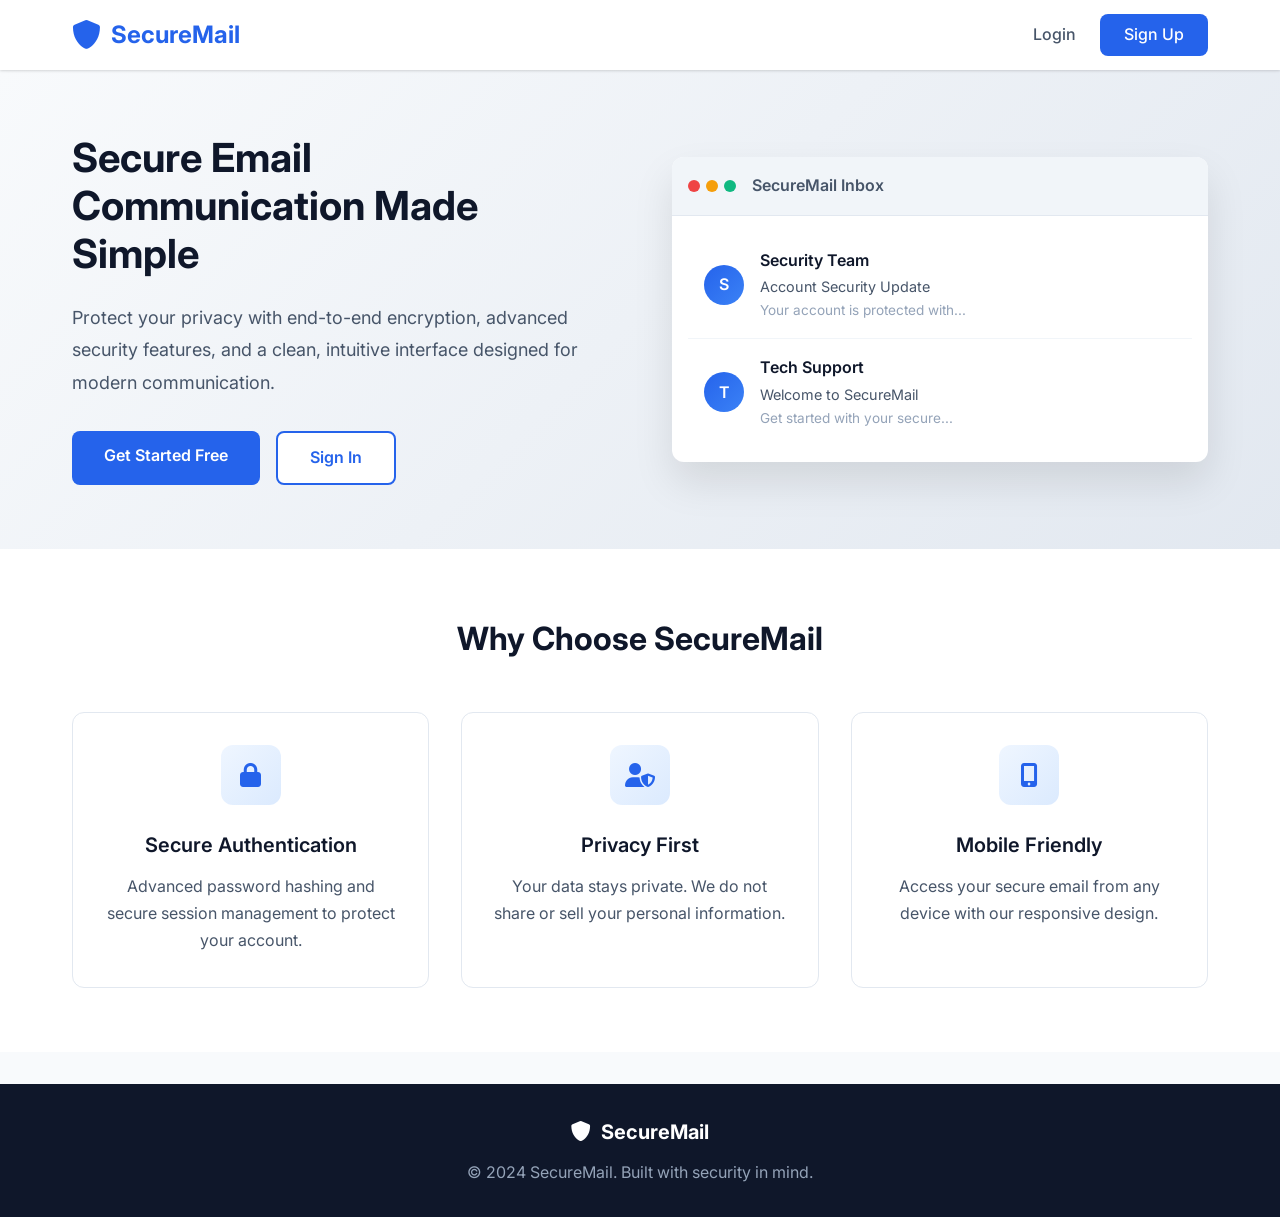
<file: templates/index.html>
<!DOCTYPE html>
<html lang="en">
<head>
    <meta charset="UTF-8">
    <meta name="viewport" content="width=device-width, initial-scale=1.0">
    <title>SecureMail - Secure Email Platform</title>
    <link rel="stylesheet" href="/static/css/style.css">
    <link href="https://fonts.googleapis.com/css2?family=Inter:wght@300;400;500;600;700&display=swap" rel="stylesheet">
    <link rel="stylesheet" href="https://cdnjs.cloudflare.com/ajax/libs/font-awesome/6.0.0/css/all.min.css">
</head>
<body>
    <nav class="navbar">
        <div class="nav-container">
            <div class="nav-logo">
                <i class="fas fa-shield-alt"></i>
                <span>SecureMail</span>
            </div>
            <div class="nav-menu">
                <a href="/login" class="nav-link">Login</a>
                <a href="/signup" class="nav-link nav-button">Sign Up</a>
            </div>
        </div>
    </nav>

    <section class="hero">
        <div class="hero-container">
            <div class="hero-content">
                <h1 class="hero-title">Secure Email Communication Made Simple</h1>
                <p class="hero-subtitle">Protect your privacy with end-to-end encryption, advanced security features, and a clean, intuitive interface designed for modern communication.</p>
                <div class="hero-buttons">
                    <a href="/signup" class="btn btn-primary">Get Started Free</a>
                    <a href="/login" class="btn btn-secondary">Sign In</a>
                </div>
            </div>
            <div class="hero-image">
                <div class="email-mockup">
                    <div class="mockup-header">
                        <div class="mockup-dots">
                            <span></span><span></span><span></span>
                        </div>
                        <span class="mockup-title">SecureMail Inbox</span>
                    </div>
                    <div class="mockup-content">
                        <div class="email-item">
                            <div class="email-avatar">S</div>
                            <div class="email-info">
                                <div class="email-sender">Security Team</div>
                                <div class="email-subject">Account Security Update</div>
                                <div class="email-preview">Your account is protected with...</div>
                            </div>
                        </div>
                        <div class="email-item">
                            <div class="email-avatar">T</div>
                            <div class="email-info">
                                <div class="email-sender">Tech Support</div>
                                <div class="email-subject">Welcome to SecureMail</div>
                                <div class="email-preview">Get started with your secure...</div>
                            </div>
                        </div>
                    </div>
                </div>
            </div>
        </div>
    </section>

    <section class="features">
        <div class="container">
            <h2 class="section-title">Why Choose SecureMail</h2>
            <div class="features-grid">
                <div class="feature-card">
                    <div class="feature-icon">
                        <i class="fas fa-lock"></i>
                    </div>
                    <h3>Secure Authentication</h3>
                    <p>Advanced password hashing and secure session management to protect your account.</p>
                </div>
                <div class="feature-card">
                    <div class="feature-icon">
                        <i class="fas fa-user-shield"></i>
                    </div>
                    <h3>Privacy First</h3>
                    <p>Your data stays private. We do not share or sell your personal information.</p>
                </div>
                <div class="feature-card">
                    <div class="feature-icon">
                        <i class="fas fa-mobile-alt"></i>
                    </div>
                    <h3>Mobile Friendly</h3>
                    <p>Access your secure email from any device with our responsive design.</p>
                </div>
            </div>
        </div>
    </section>

    <footer class="footer">
        <div class="container">
            <div class="footer-content">
                <div class="footer-logo">
                    <i class="fas fa-shield-alt"></i>
                    <span>SecureMail</span>
                </div>
                <p class="footer-text">© 2024 SecureMail. Built with security in mind.</p>
            </div>
        </div>
    </footer>
</body>
</html>
</file>
<file: static/css/style.css>
/* Reset and Base Styles */
* {
    margin: 0;
    padding: 0;
    box-sizing: border-box;
}

body {
    font-family: 'Inter', -apple-system, BlinkMacSystemFont, 'Segoe UI', 'Roboto', 'Oxygen',
        'Ubuntu', 'Cantarell', 'Fira Sans', 'Droid Sans', 'Helvetica Neue',
        sans-serif;
    line-height: 1.6;
    background-color: #f8fafc;
    color: #1e293b;
}

.container {
    max-width: 1200px;
    margin: 0 auto;
    padding: 0 2rem;
}

/* Navbar */
.navbar {
    background: white;
    box-shadow: 0 1px 3px 0 rgba(0, 0, 0, 0.1), 0 1px 2px 0 rgba(0, 0, 0, 0.06);
    position: sticky;
    top: 0;
    z-index: 100;
}

.nav-container {
    max-width: 1200px;
    margin: 0 auto;
    padding: 0 2rem;
    display: flex;
    justify-content: space-between;
    align-items: center;
    height: 70px;
}

.nav-logo {
    display: flex;
    align-items: center;
    gap: 10px;
    font-size: 1.5rem;
    font-weight: 700;
    color: #2563eb;
}

.nav-logo i {
    font-size: 1.8rem;
}

.nav-menu {
    display: flex;
    align-items: center;
    gap: 1.5rem;
}

.nav-link {
    text-decoration: none;
    color: #475569;
    font-weight: 500;
    transition: color 0.2s;
    padding: 0.5rem 0;
}

.nav-link:hover {
    color: #2563eb;
}

.nav-button {
    background: #2563eb;
    color: white !important;
    padding: 0.5rem 1.5rem !important;
    border-radius: 8px;
    transition: background 0.2s;
}

.nav-button:hover {
    background: #1d4ed8;
    color: white !important;
}

/* Hero Section */
.hero {
    padding: 4rem 0;
    background: linear-gradient(135deg, #f8fafc 0%, #e2e8f0 100%);
}

.hero-container {
    max-width: 1200px;
    margin: 0 auto;
    padding: 0 2rem;
    display: grid;
    grid-template-columns: 1fr 1fr;
    gap: 4rem;
    align-items: center;
}

.hero-title {
    font-size: 2.5rem;
    font-weight: 700;
    line-height: 1.2;
    margin-bottom: 1.5rem;
    color: #0f172a;
}

.hero-subtitle {
    font-size: 1.125rem;
    color: #475569;
    margin-bottom: 2rem;
    line-height: 1.8;
}

.hero-buttons {
    display: flex;
    gap: 1rem;
    flex-wrap: wrap;
}

.btn {
    text-decoration: none;
    padding: 0.75rem 2rem;
    border-radius: 8px;
    font-weight: 600;
    transition: all 0.2s;
    display: inline-block;
    text-align: center;
}

.btn-primary {
    background: #2563eb;
    color: white;
}

.btn-primary:hover {
    background: #1d4ed8;
    transform: translateY(-2px);
    box-shadow: 0 4px 12px rgba(37, 99, 235, 0.4);
}

.btn-secondary {
    background: white;
    color: #2563eb;
    border: 2px solid #2563eb;
}

.btn-secondary:hover {
    background: #eff6ff;
}

/* Email Mockup */
.email-mockup {
    background: white;
    border-radius: 12px;
    box-shadow: 0 20px 40px rgba(0, 0, 0, 0.1);
    overflow: hidden;
}

.mockup-header {
    background: #f1f5f9;
    padding: 1rem;
    display: flex;
    align-items: center;
    gap: 1rem;
    border-bottom: 1px solid #e2e8f0;
}

.mockup-dots {
    display: flex;
    gap: 6px;
}

.mockup-dots span {
    width: 12px;
    height: 12px;
    border-radius: 50%;
    background: #cbd5e1;
}

.mockup-dots span:first-child {
    background: #ef4444;
}

.mockup-dots span:nth-child(2) {
    background: #f59e0b;
}

.mockup-dots span:last-child {
    background: #10b981;
}

.mockup-title {
    font-weight: 600;
    color: #475569;
}

.mockup-content {
    padding: 1rem;
}

.email-item {
    display: flex;
    gap: 1rem;
    padding: 1rem;
    border-bottom: 1px solid #f1f5f9;
    align-items: center;
}

.email-item:last-child {
    border-bottom: none;
}

.email-avatar {
    width: 40px;
    height: 40px;
    border-radius: 50%;
    background: linear-gradient(135deg, #2563eb, #3b82f6);
    color: white;
    display: flex;
    align-items: center;
    justify-content: center;
    font-weight: 600;
    flex-shrink: 0;
}

.email-info {
    flex: 1;
    min-width: 0;
}

.email-sender {
    font-weight: 600;
    color: #0f172a;
    margin-bottom: 2px;
}

.email-subject {
    color: #475569;
    font-size: 0.9rem;
    margin-bottom: 2px;
}

.email-preview {
    color: #94a3b8;
    font-size: 0.85rem;
    white-space: nowrap;
    overflow: hidden;
    text-overflow: ellipsis;
}

/* Features Section */
.features {
    padding: 4rem 0;
    background: white;
}

.section-title {
    text-align: center;
    font-size: 2rem;
    font-weight: 700;
    margin-bottom: 3rem;
    color: #0f172a;
}

.features-grid {
    display: grid;
    grid-template-columns: repeat(auto-fit, minmax(300px, 1fr));
    gap: 2rem;
}

.feature-card {
    text-align: center;
    padding: 2rem;
    border: 1px solid #e2e8f0;
    border-radius: 12px;
    transition: transform 0.2s, box-shadow 0.2s;
}

.feature-card:hover {
    transform: translateY(-4px);
    box-shadow: 0 12px 24px rgba(0, 0, 0, 0.08);
}

.feature-icon {
    width: 60px;
    height: 60px;
    background: linear-gradient(135deg, #eff6ff, #dbeafe);
    color: #2563eb;
    border-radius: 12px;
    display: flex;
    align-items: center;
    justify-content: center;
    font-size: 1.5rem;
    margin: 0 auto 1.5rem;
}

.feature-card h3 {
    font-size: 1.25rem;
    font-weight: 600;
    margin-bottom: 0.75rem;
    color: #0f172a;
}

.feature-card p {
    color: #475569;
    line-height: 1.7;
}

/* Footer */
.footer {
    background: #0f172a;
    color: white;
    padding: 2rem 0;
    margin-top: 2rem;
}

.footer-content {
    text-align: center;
}

.footer-logo {
    display: flex;
    align-items: center;
    justify-content: center;
    gap: 10px;
    font-size: 1.25rem;
    font-weight: 700;
    margin-bottom: 0.75rem;
}

.footer-text {
    color: #94a3b8;
}

/* Auth Pages */
.auth-body {
    background: linear-gradient(135deg, #f8fafc 0%, #e2e8f0 100%);
    min-height: 100vh;
}

.auth-container {
    max-width: 450px;
    margin: 2rem auto;
    padding: 0 1rem;
}

.auth-card {
    background: white;
    border-radius: 12px;
    box-shadow: 0 20px 40px rgba(0, 0, 0, 0.1);
    padding: 2.5rem;
}

.auth-header {
    text-align: center;
    margin-bottom: 2rem;
}

.auth-header h1 {
    font-size: 1.8rem;
    font-weight: 700;
    margin-bottom: 0.5rem;
    color: #0f172a;
}

.auth-header p {
    color: #475569;
}

.error-message {
    background: #fef2f2;
    color: #dc2626;
    padding: 0.75rem 1rem;
    border-radius: 8px;
    margin-bottom: 1.5rem;
    display: flex;
    align-items: center;
    gap: 8px;
    border: 1px solid #fecaca;
}

.success-message {
    background: #f0fdf4;
    color: #16a34a;
    padding: 0.75rem 1rem;
    border-radius: 8px;
    margin-bottom: 1.5rem;
    display: flex;
    align-items: center;
    gap: 8px;
    border: 1px solid #bbf7d0;
}

.auth-form {
    display: flex;
    flex-direction: column;
    gap: 1.25rem;
}

.form-group {
    display: flex;
    flex-direction: column;
    gap: 0.5rem;
}

.form-group label {
    font-weight: 500;
    color: #374151;
    font-size: 0.9rem;
}

.form-group input {
    padding: 0.75rem;
    border: 1px solid #d1d5db;
    border-radius: 8px;
    font-family: 'Inter', sans-serif;
    font-size: 0.9rem;
    transition: border-color 0.2s, box-shadow 0.2s;
}

.form-group input:focus {
    outline: none;
    border-color: #2563eb;
    box-shadow: 0 0 0 3px rgba(37, 99, 235, 0.1);
}

.form-options {
    display: flex;
    justify-content: flex-end;
}

.forgot-link {
    color: #2563eb;
    text-decoration: none;
    font-size: 0.9rem;
    font-weight: 500;
}

.forgot-link:hover {
    text-decoration: underline;
}

.auth-button {
    background: #2563eb;
    color: white;
    padding: 0.75rem;
    border: none;
    border-radius: 8px;
    font-family: 'Inter', sans-serif;
    font-size: 0.95rem;
    font-weight: 600;
    cursor: pointer;
    transition: background 0.2s;
}

.auth-button:hover {
    background: #1d4ed8;
}

.auth-footer {
    text-align: center;
    margin-top: 1.5rem;
    padding-top: 1.5rem;
    border-top: 1px solid #e5e7eb;
}

.auth-footer p {
    color: #475569;
}

.auth-footer a {
    color: #2563eb;
    text-decoration: none;
    font-weight: 500;
}

.auth-footer a:hover {
    text-decoration: underline;
}

/* Dashboard */
.dashboard-container {
    max-width: 1000px;
    margin: 2rem auto;
    padding: 0 1rem;
}

.dashboard-header {
    margin-bottom: 2rem;
}

.dashboard-header h1 {
    font-size: 1.8rem;
    font-weight: 700;
    color: #0f172a;
    display: flex;
    align-items: center;
    gap: 10px;
    margin-bottom: 0.5rem;
}

.dashboard-header p {
    color: #475569;
}

.dashboard-content {
    display: grid;
    gap: 1.5rem;
}

.dashboard-card {
    background: white;
    border-radius: 12px;
    box-shadow: 0 1px 3px 0 rgba(0, 0, 0, 0.1), 0 1px 2px 0 rgba(0, 0, 0, 0.06);
    overflow: hidden;
}

.card-header {
    background: #f8fafc;
    padding: 1rem 1.5rem;
    border-bottom: 1px solid #e2e8f0;
    display: flex;
    justify-content: space-between;
    align-items: center;
}

.card-header h2 {
    font-size: 1.1rem;
    font-weight: 600;
    color: #0f172a;
}

.card-header i {
    color: #2563eb;
    font-size: 1.25rem;
}

.card-body {
    padding: 1.5rem;
}

.info-row {
    padding: 0.75rem 0;
    border-bottom: 1px solid #f1f5f9;
    color: #475569;
}

.info-row:last-child {
    border-bottom: none;
    padding-bottom: 0;
}

.info-row strong {
    color: #0f172a;
    font-weight: 500;
}

.security-item {
    display: flex;
    align-items: center;
    gap: 10px;
    padding: 0.75rem 0;
    color: #475569;
}

.action-btn {
    width: 100%;
    padding: 0.75rem 1rem;
    background: #f8fafc;
    border: 1px solid #e2e8f0;
    border-radius: 8px;
    color: #64748b;
    font-family: 'Inter', sans-serif;
    font-size: 0.9rem;
    cursor: not-allowed;
    display: flex;
    align-items: center;
    gap: 10px;
    margin-bottom: 0.75rem;
    text-align: left;
}

.action-btn:last-child {
    margin-bottom: 0;
}

/* Responsive Design */
@media (max-width: 968px) {
    .hero-container {
        grid-template-columns: 1fr;
        gap: 2rem;
        text-align: center;
    }
    
    .hero-title {
        font-size: 2rem;
    }
    
    .hero-buttons {
        justify-content: center;
    }
}

@media (max-width: 640px) {
    .nav-container {
        padding: 0 1rem;
    }
    
    .nav-logo {
        font-size: 1.25rem;
    }
    
    .nav-logo i {
        font-size: 1.5rem;
    }
    
    .nav-menu {
        gap: 0.75rem;
    }
    
    .nav-link {
        font-size: 0.9rem;
    }
    
    .nav-button {
        padding: 0.4rem 1rem !important;
    }
    
    .hero {
        padding: 2rem 0;
    }
    
    .hero-container {
        padding: 0 1rem;
    }
    
    .hero-title {
        font-size: 1.8rem;
    }
    
    .hero-subtitle {
        font-size: 1rem;
    }
    
    .btn {
        width: 100%;
        padding: 0.7rem 1.5rem;
    }
    
    .features {
        padding: 2rem 0;
    }
    
    .container {
        padding: 0 1rem;
    }
    
    .section-title {
        font-size: 1.75rem;
        margin-bottom: 2rem;
    }
    
    .features-grid {
        grid-template-columns: 1fr;
    }
    
    .feature-card {
        padding: 1.5rem;
    }
    
    .auth-container {
        margin: 1rem auto;
    }
    
    .auth-card {
        padding: 1.5rem;
    }
    
    .dashboard-container {
        margin: 1rem auto;
        padding: 0 0.75rem;
    }
    
    .card-header {
        padding: 0.75rem 1rem;
    }
    
    .card-body {
        padding: 1rem;
    }
    
    .email-item {
        padding: 0.75rem;
    }
    
    .email-avatar {
        width: 35px;
        height: 35px;
        font-size: 0.9rem;
    }
    
    .email-sender {
        font-size: 0.9rem;
    }
    
    .email-subject {
        font-size: 0.85rem;
    }
    
    .email-preview {
        font-size: 0.8rem;
    }
}
</file>
